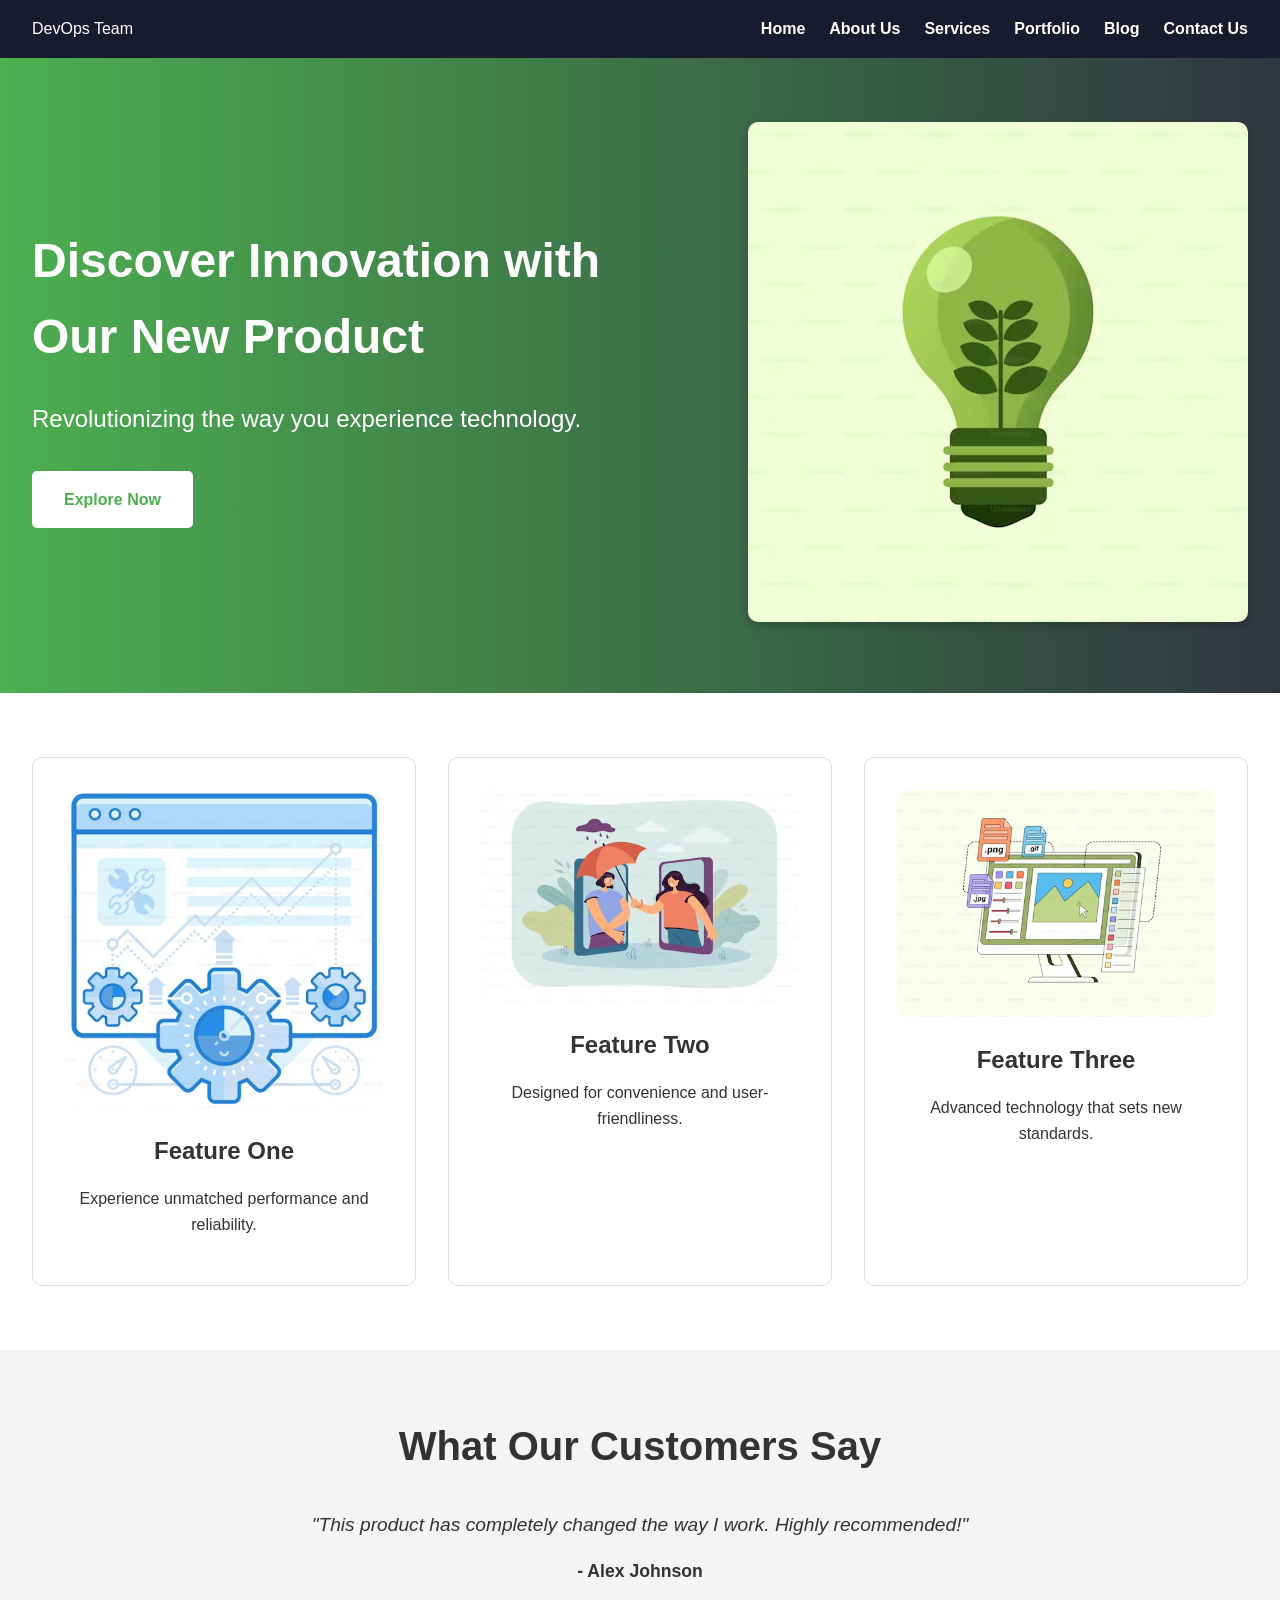
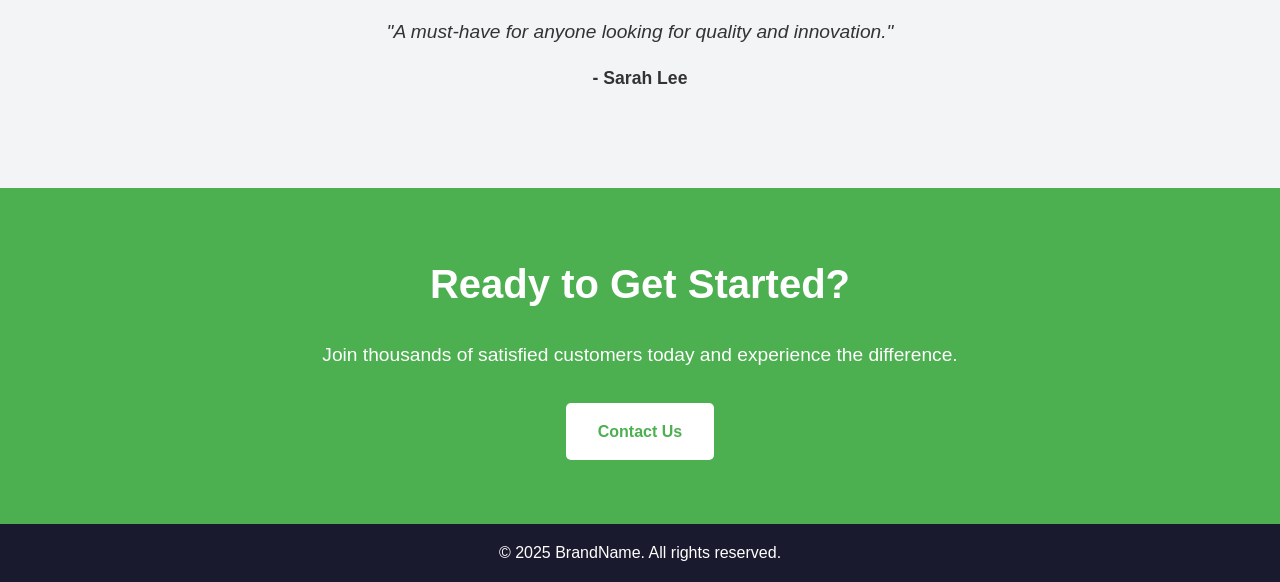
<file: src/index.html>
<!DOCTYPE html>
<html lang="en">
<head>
    <meta charset="UTF-8">
    <meta name="viewport" content="width=device-width, initial-scale=1.0">
    <title>Home | New Product</title>
    <link rel="stylesheet" href="../styles/index.css">
  
</head>
<body>
    <header class="header">
        <nav class="navbar">
            <div class="logo">DevOps Team</div>
            <ul class="nav-links">
                <li><a href="index.html">Home</a></li>
                <li><a href="about_us.html">About Us</a></li>
                <li><a href="service.html">Services</a></li>
                <li><a href="portfolio.html">Portfolio</a></li>
                <li><a href="blog.html">Blog</a></li>
                <li><a href="contact.html">Contact Us</a></li>
            </ul>
        </nav>
    </header>

    <main>
        <section class="hero">
            <div class="hero-content">
                <h1>Discover Innovation with Our New Product</h1>
                <p>Revolutionizing the way you experience technology.</p>
                <a href="" class="cta-button">Explore Now</a>
            </div>
            <div class="hero-image">
                <img src="../assets/hero-image.avif" alt="Innovative Product">
            </div>
        </section>

        <section class="features">
            <div class="feature">
                <img src="../assets/feature1.avif" alt="Feature 1">
                <h3>Feature One</h3>
                <p>Experience unmatched performance and reliability.</p>
            </div>
            <div class="feature">
                <img src="../assets/feature2.avif" alt="Feature 2">
                <h3>Feature Two</h3>
                <p>Designed for convenience and user-friendliness.</p>
            </div>
            <div class="feature">
                <img src="../assets/feature3.avif" alt="Feature 3">
                <h3>Feature Three</h3>
                <p>Advanced technology that sets new standards.</p>
            </div>
        </section>

        <section class="testimonials">
            <h2>What Our Customers Say</h2>
            <div class="testimonial">
                <p>"This product has completely changed the way I work. Highly recommended!"</p>
                <h4>- Alex Johnson</h4>
            </div>
            <div class="testimonial">
                <p>"A must-have for anyone looking for quality and innovation."</p>
                <h4>- Sarah Lee</h4>
            </div>
        </section>

        <section class="cta-section">
            <h2>Ready to Get Started?</h2>
            <p>Join thousands of satisfied customers today and experience the difference.</p>
            <a href="" class="cta-button">Contact Us</a>
        </section>
    </main>

    <footer class="footer">
        <p>&copy; 2025 BrandName. All rights reserved.</p>
    </footer>
</body>
</html>
</file>
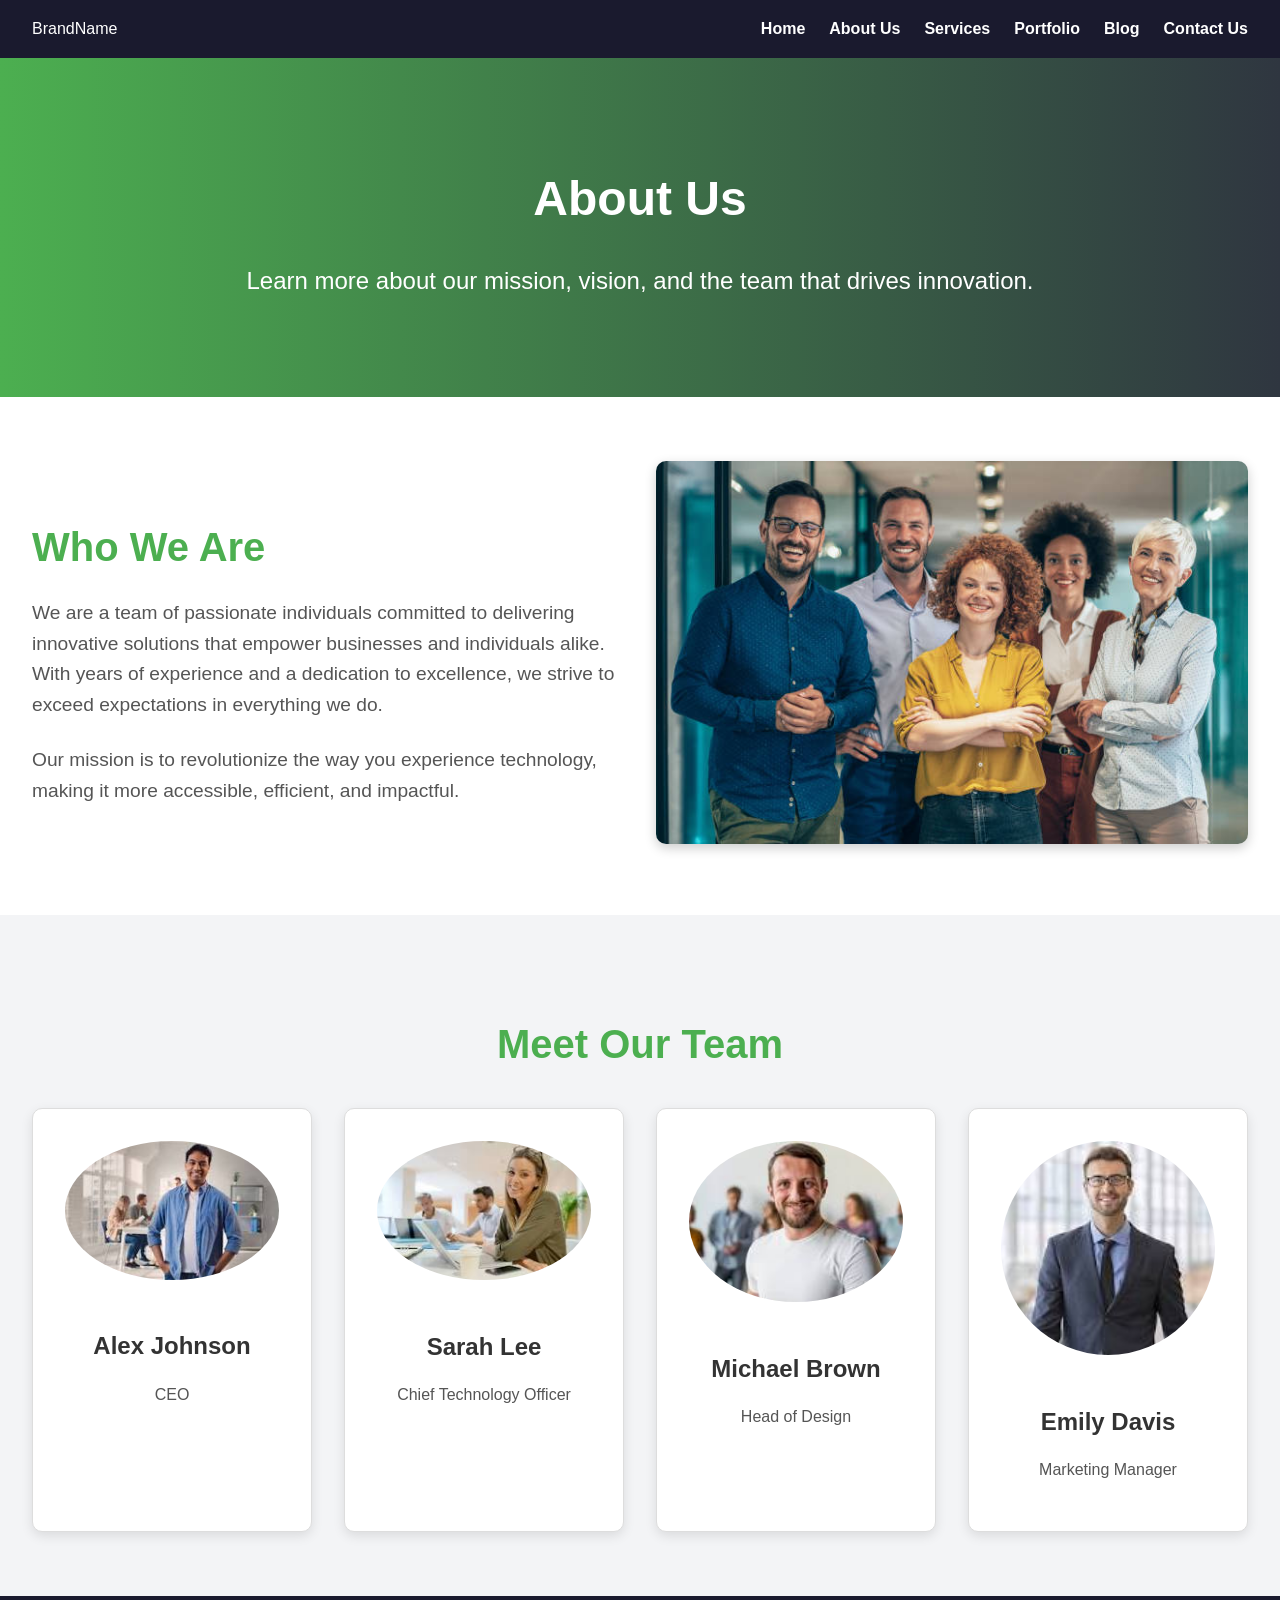
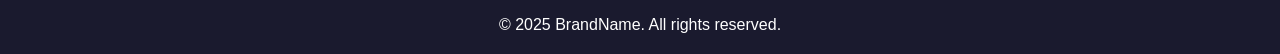
<file: src/about_us.html>
<!DOCTYPE html>
<html lang="en">
<head>
    <meta charset="UTF-8">
    <meta name="viewport" content="width=device-width, initial-scale=1.0">
    <title>About Us | BrandName</title>
    <link rel="stylesheet" href="../styles/about_us.css">

</head>
<body>
    <header class="header">
        <nav class="navbar">
            <div class="logo">BrandName</div>
            <ul class="nav-links">
                <li><a href="index.html">Home</a></li>
                <li><a href="about_us.html">About Us</a></li>
                <li><a href="service.html">Services</a></li>
                <li><a href="portfolio.html">Portfolio</a></li>
                <li><a href="blog.html">Blog</a></li>
                <li><a href="contact.html">Contact Us</a></li>
            </ul>
        </nav>
    </header>

    <main>
        <section class="hero">
            <h1>About Us</h1>
            <p>Learn more about our mission, vision, and the team that drives innovation.</p>
        </section>

        <section class="about">
            <div class="about-text">
                <h2>Who We Are</h2>
                <p>We are a team of passionate individuals committed to delivering innovative solutions that empower businesses and individuals alike. With years of experience and a dedication to excellence, we strive to exceed expectations in everything we do.</p>
                <p>Our mission is to revolutionize the way you experience technology, making it more accessible, efficient, and impactful.</p>
            </div>
            <div class="about-image">
                <img src="../assets/about1.jpg" alt="Our Team">
            </div>
        </section>

        <section class="team">
            <h2>Meet Our Team</h2>
            <div class="team-members">
                <div class="team-member">
                    <img src="../assets/about2.jpeg" alt="Team Member 1">
                    <h3>Alex Johnson</h3>
                    <p>CEO</p>
                </div>
                <div class="team-member">
                    <img src="../assets/about4.jpeg" alt="Team Member 2">
                    <h3>Sarah Lee</h3>
                    <p>Chief Technology Officer</p>
                </div>
                <div class="team-member">
                    <img src="../assets/about3.jpeg" alt="Team Member 3">
                    <h3>Michael Brown</h3>
                    <p>Head of Design</p>
                </div>
                <div class="team-member">
                    <img src="../assets/about5.jpeg" alt="Team Member 4">
                    <h3>Emily Davis</h3>
                    <p>Marketing Manager</p>
                </div>
            </div>
        </section>
    </main>

    <footer class="footer">
        <p>&copy; 2025 BrandName. All rights reserved.</p>
    </footer>
</body>
</html>
</file>
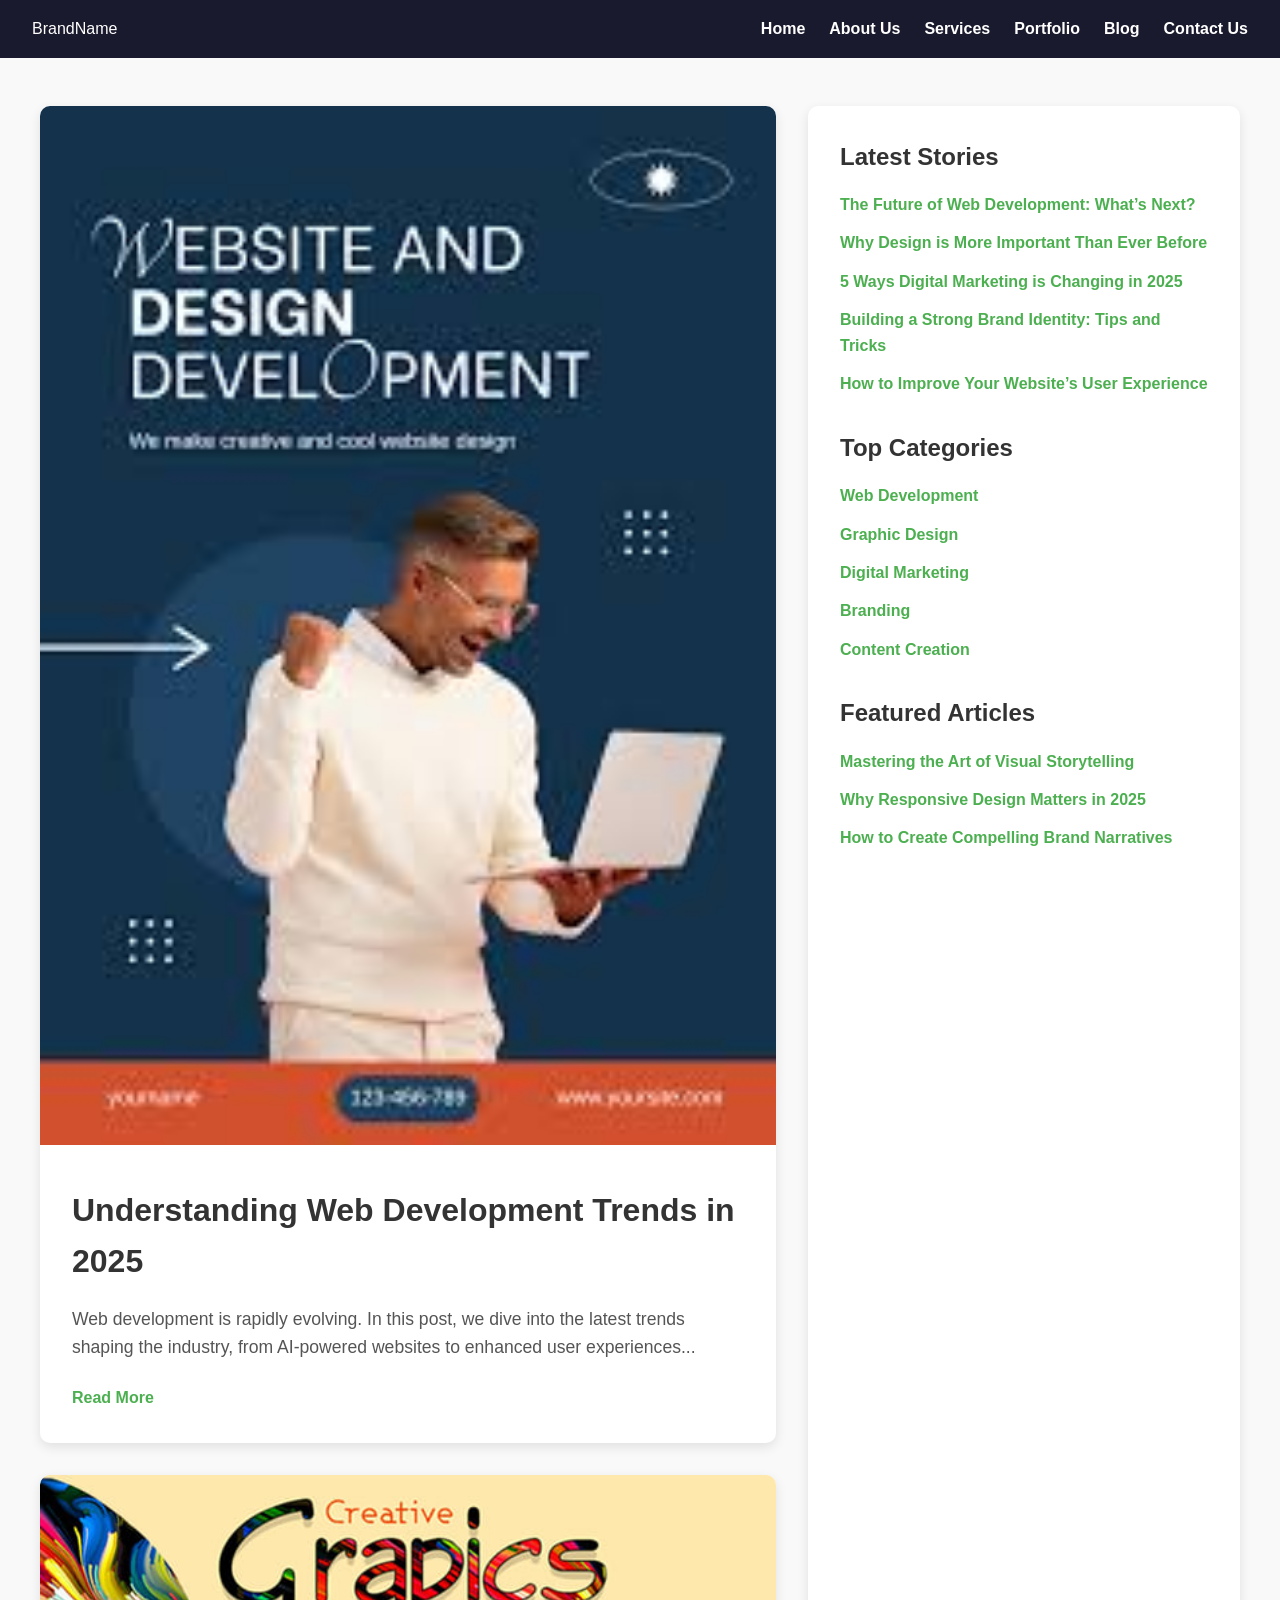
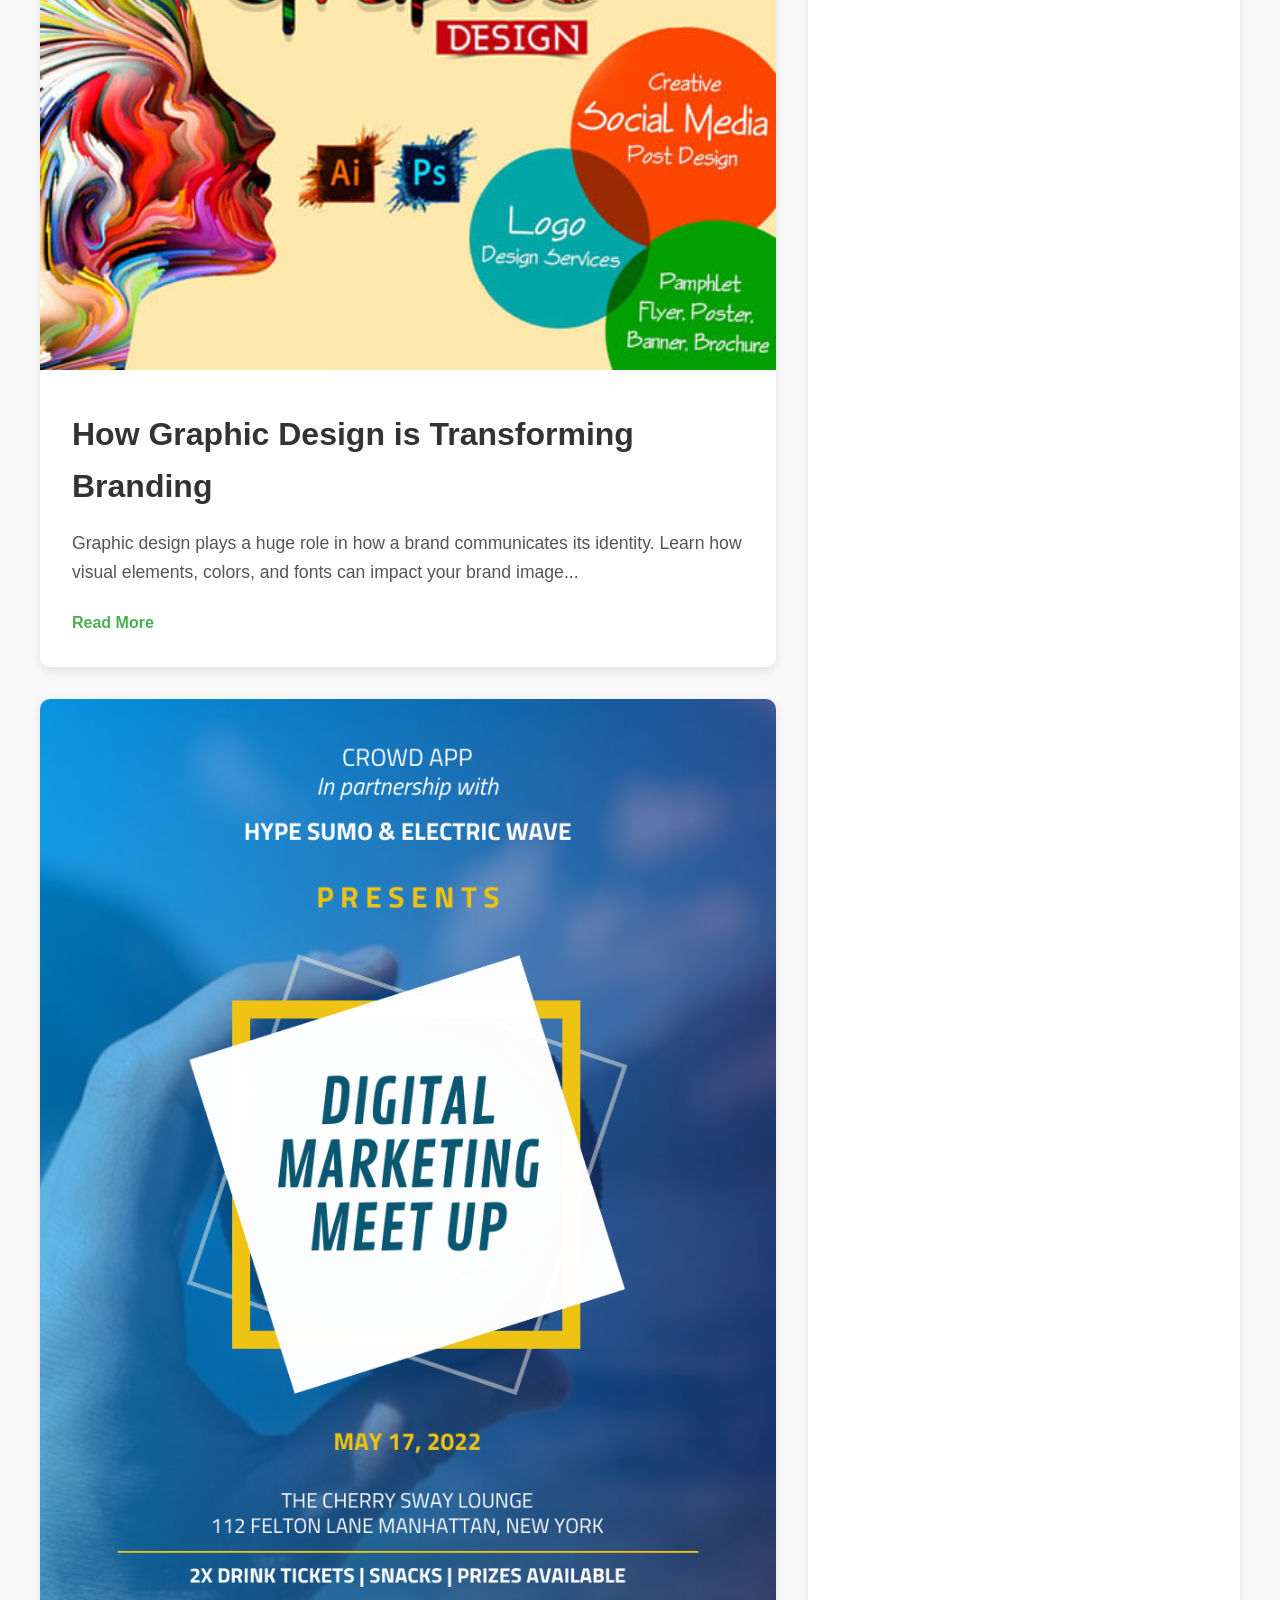
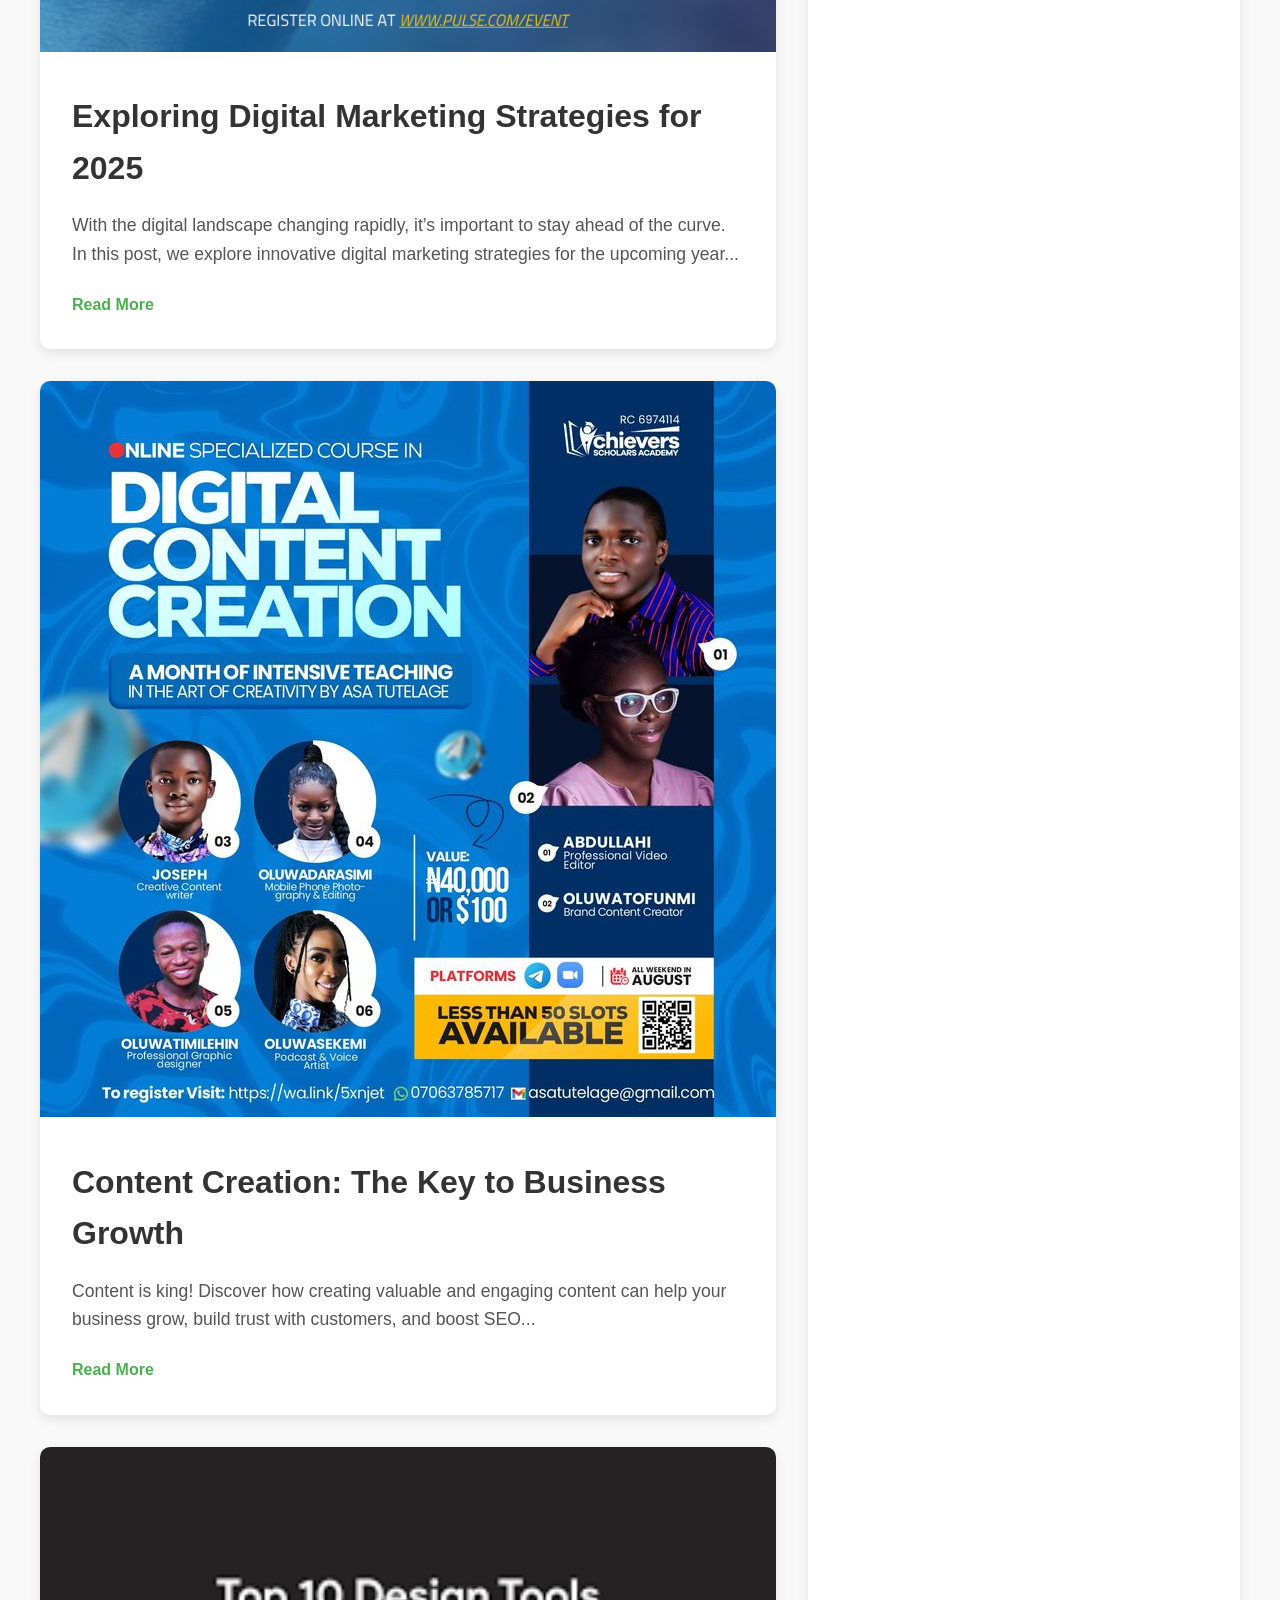
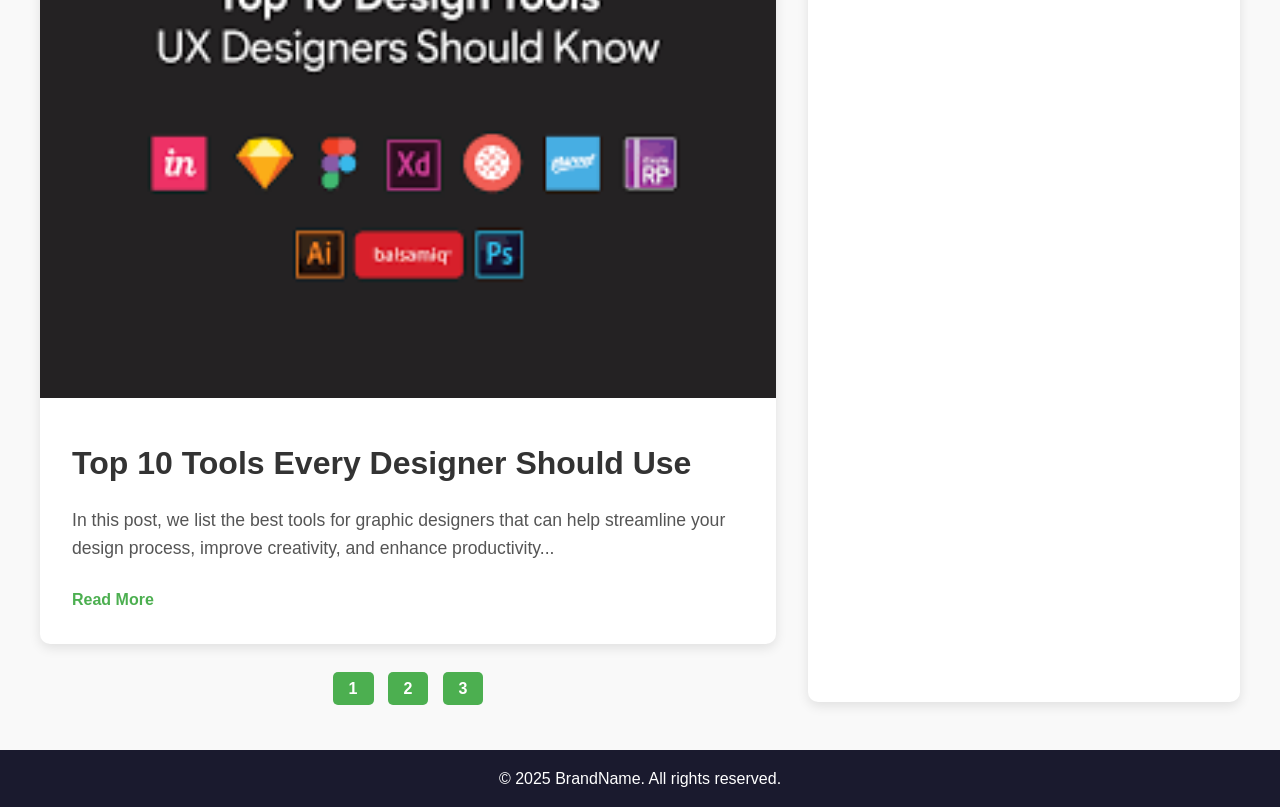
<file: src/blog.html>
<!DOCTYPE html>
<html lang="en">
<head>
    <meta charset="UTF-8">
    <meta name="viewport" content="width=device-width, initial-scale=1.0">
    <title>Blog | DevOps Team</title>
    <link rel="stylesheet" href="../styles/blog.css">

</head>
<body>

<header class="header">
    <nav class="navbar">
        <div class="logo">BrandName</div>
        <ul class="nav-links">
            <li><a href="index.html">Home</a></li>
            <li><a href="about_us.html">About Us</a></li>
            <li><a href="service.html">Services</a></li>
            <li><a href="portfolio.html">Portfolio</a></li>
            <li><a href="blog.html">Blog</a></li>
            <li><a href="contact.html">Contact Us</a></li>
        </ul>
    </nav>
</header>

<main class="blog">
    <div class="blog-posts">
        <div class="blog-post">
            <img src="../assets/websitedev.jpeg" alt="Blog 1">
            <div class="blog-post-content">
                <h2>Understanding Web Development Trends in 2025</h2>
                <p>Web development is rapidly evolving. In this post, we dive into the latest trends shaping the industry, from AI-powered websites to enhanced user experiences...</p>
                <a href="#" class="read-more">Read More</a>
            </div>
        </div>
        <div class="blog-post">
            <img src="../assets/graphics.jpg" alt="Blog 2">
            <div class="blog-post-content">
                <h2>How Graphic Design is Transforming Branding</h2>
                <p>Graphic design plays a huge role in how a brand communicates its identity. Learn how visual elements, colors, and fonts can impact your brand image...</p>
                <a href="#" class="read-more">Read More</a>
            </div>
        </div>
        <div class="blog-post">
            <img src="../assets/digitalmarketing.png" alt="Blog 3">
            <div class="blog-post-content">
                <h2>Exploring Digital Marketing Strategies for 2025</h2>
                <p>With the digital landscape changing rapidly, it’s important to stay ahead of the curve. In this post, we explore innovative digital marketing strategies for the upcoming year...</p>
                <a href="#" class="read-more">Read More</a>
            </div>
        </div>

        <div class="blog-post">
            <img src="../assets/contentcreation.jpg" alt="Blog 4">
            <div class="blog-post-content">
                <h2>Content Creation: The Key to Business Growth</h2>
                <p>Content is king! Discover how creating valuable and engaging content can help your business grow, build trust with customers, and boost SEO...</p>
                <a href="#" class="read-more">Read More</a>
            </div>
        </div>

        <div class="blog-post">
            <img src="../assets/10tools.png" alt="Blog 5">
            <div class="blog-post-content">
                <h2>Top 10 Tools Every Designer Should Use</h2>
                <p>In this post, we list the best tools for graphic designers that can help streamline your design process, improve creativity, and enhance productivity...</p>
                <a href="#" class="read-more">Read More</a>
            </div>
        </div>

        <div class="pagination">
            <a href="#">1</a>
            <a href="#">2</a>
            <a href="#">3</a>
        </div>
    </div>

    <div class="sidebar">
        <div class="sidebar-section">
            <h4>Latest Stories</h4>
            <ul>
                <li><a href="#">The Future of Web Development: What’s Next?</a></li>
                <li><a href="#">Why Design is More Important Than Ever Before</a></li>
                <li><a href="#">5 Ways Digital Marketing is Changing in 2025</a></li>
                <li><a href="#">Building a Strong Brand Identity: Tips and Tricks</a></li>
                <li><a href="#">How to Improve Your Website’s User Experience</a></li>
            </ul>
        </div>

        <!-- Sidebar Story 2 -->
        <div class="sidebar-section">
            <h4>Top Categories</h4>
            <ul>
                <li><a href="#">Web Development</a></li>
                <li><a href="#">Graphic Design</a></li>
                <li><a href="#">Digital Marketing</a></li>
                <li><a href="#">Branding</a></li>
                <li><a href="#">Content Creation</a></li>
            </ul>
        </div>

        <!-- Sidebar Story 3 -->
        <div class="sidebar-section">
            <h4>Featured Articles</h4>
            <ul>
                <li><a href="#">Mastering the Art of Visual Storytelling</a></li>
                <li><a href="#">Why Responsive Design Matters in 2025</a></li>
                <li><a href="#">How to Create Compelling Brand Narratives</a></li>
            </ul>
        </div>
    </div>
</main>

<footer class="footer">
    <p>&copy; 2025 BrandName. All rights reserved.</p>
</footer>

</body>
</html>
</file>
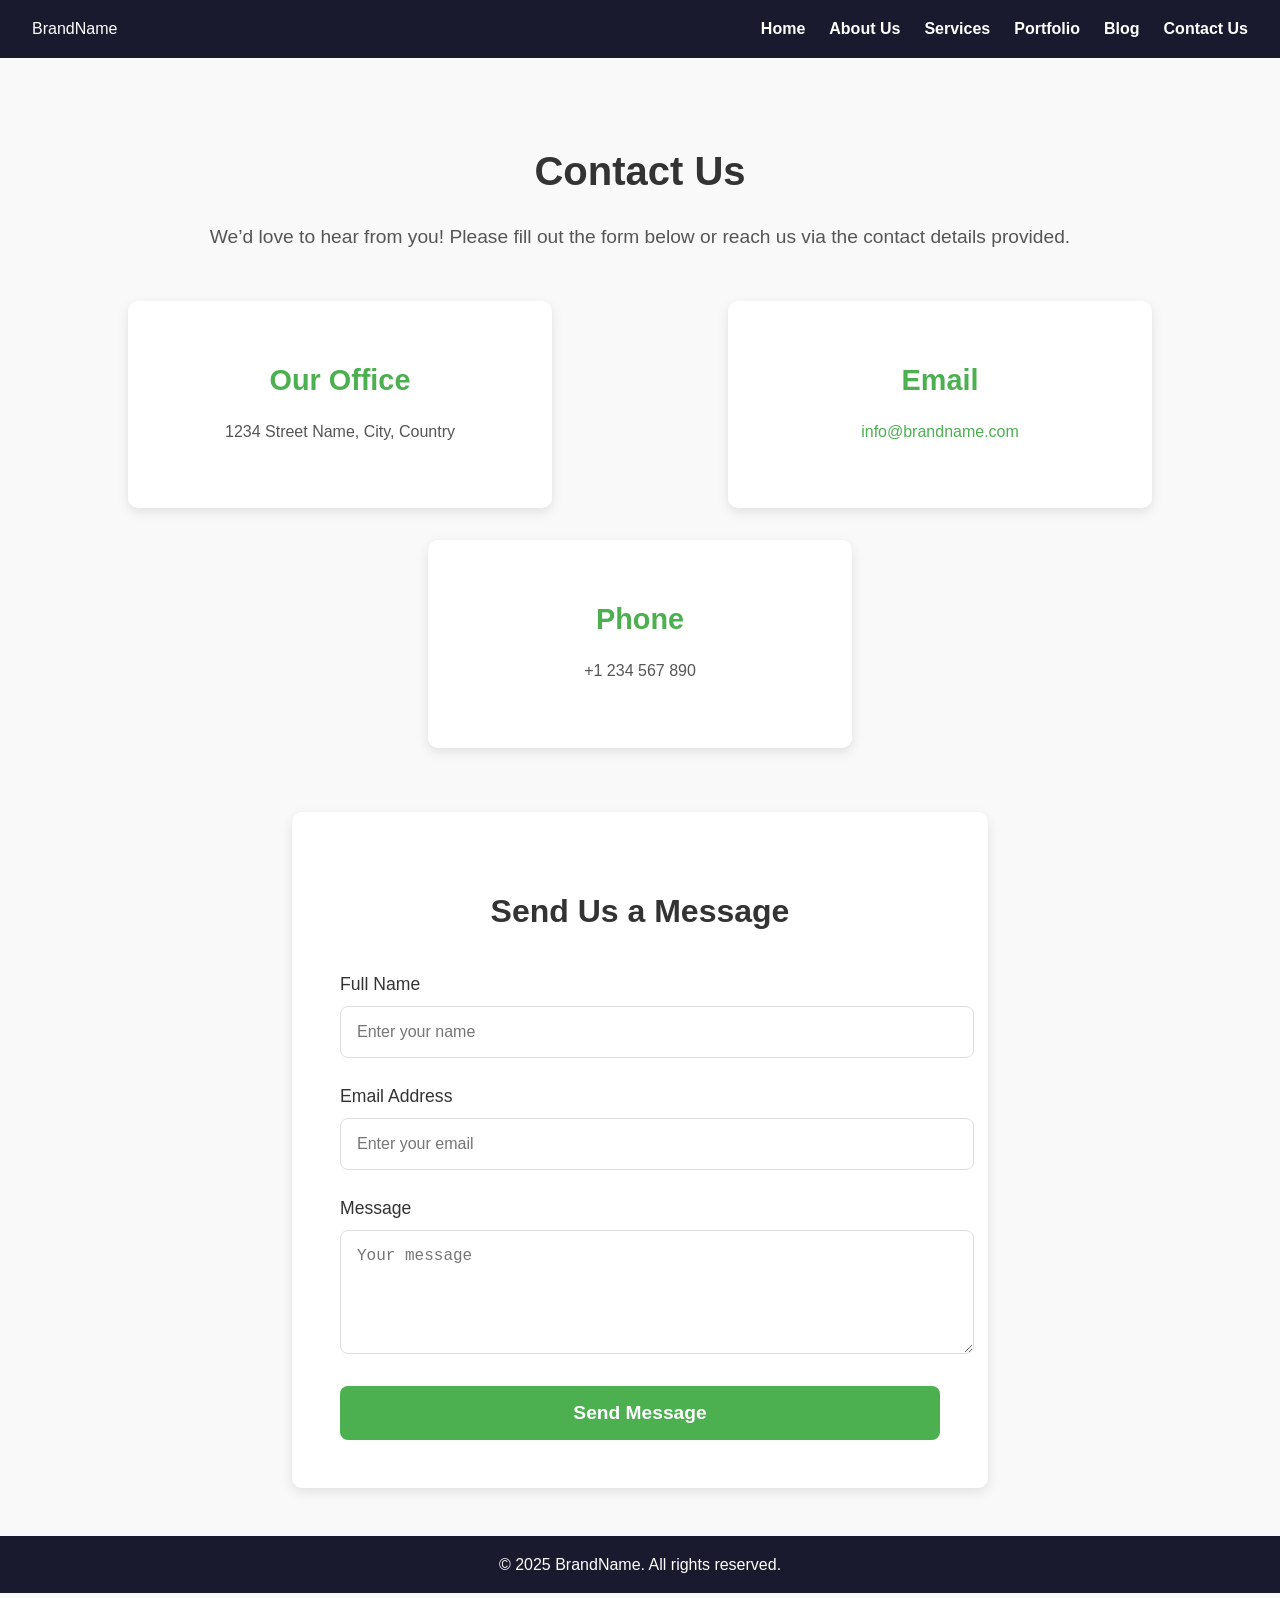
<file: src/contact.html>
<!DOCTYPE html>
<html lang="en">
<head>
    <meta charset="UTF-8">
    <meta name="viewport" content="width=device-width, initial-scale=1.0">
    <title>Contact Us | BrandName</title>
    <link rel="stylesheet" href="../styles/contact.css">

</head>
<body>

<header class="header">
    <nav class="navbar">
        <div class="logo">BrandName</div>
        <ul class="nav-links">
            <li><a href="index.html">Home</a></li>
            <li><a href="about_us.html">About Us</a></li>
            <li><a href="service.html">Services</a></li>
            <li><a href="portfolio.html">Portfolio</a></li>
            <li><a href="blog.html">Blog</a></li>
            <li><a href="contact.html">Contact Us</a></li>
        </ul>
    </nav>
</header>

<main class="contact">
    <section class="contact-info">
        <h1>Contact Us</h1>
        <p>We’d love to hear from you! Please fill out the form below or reach us via the contact details provided.</p>

        <div class="contact-details">
            <div class="contact-item">
                <h2>Our Office</h2>
                <p>1234 Street Name, City, Country</p>
            </div>
            <div class="contact-item">
                <h2>Email</h2>
                <p><a href="mailto:info@brandname.com">info@brandname.com</a></p>
            </div>
            <div class="contact-item">
                <h2>Phone</h2>
                <p>+1 234 567 890</p>
            </div>
        </div>
    </section>

    <section class="contact-form">
        <h2>Send Us a Message</h2>
        <form action="submit_form.html" method="POST">
            <div class="form-group">
                <label for="name">Full Name</label>
                <input type="text" id="name" name="name" placeholder="Enter your name" required>
            </div>
            <div class="form-group">
                <label for="email">Email Address</label>
                <input type="email" id="email" name="email" placeholder="Enter your email" required>
            </div>
            <div class="form-group">
                <label for="message">Message</label>
                <textarea id="message" name="message" placeholder="Your message" rows="5" required></textarea>
            </div>
            <button type="submit" class="submit-btn">Send Message</button>
        </form>
    </section>
</main>

<footer class="footer">
    <p>&copy; 2025 BrandName. All rights reserved.</p>
</footer>

</body>
</html>
</file>
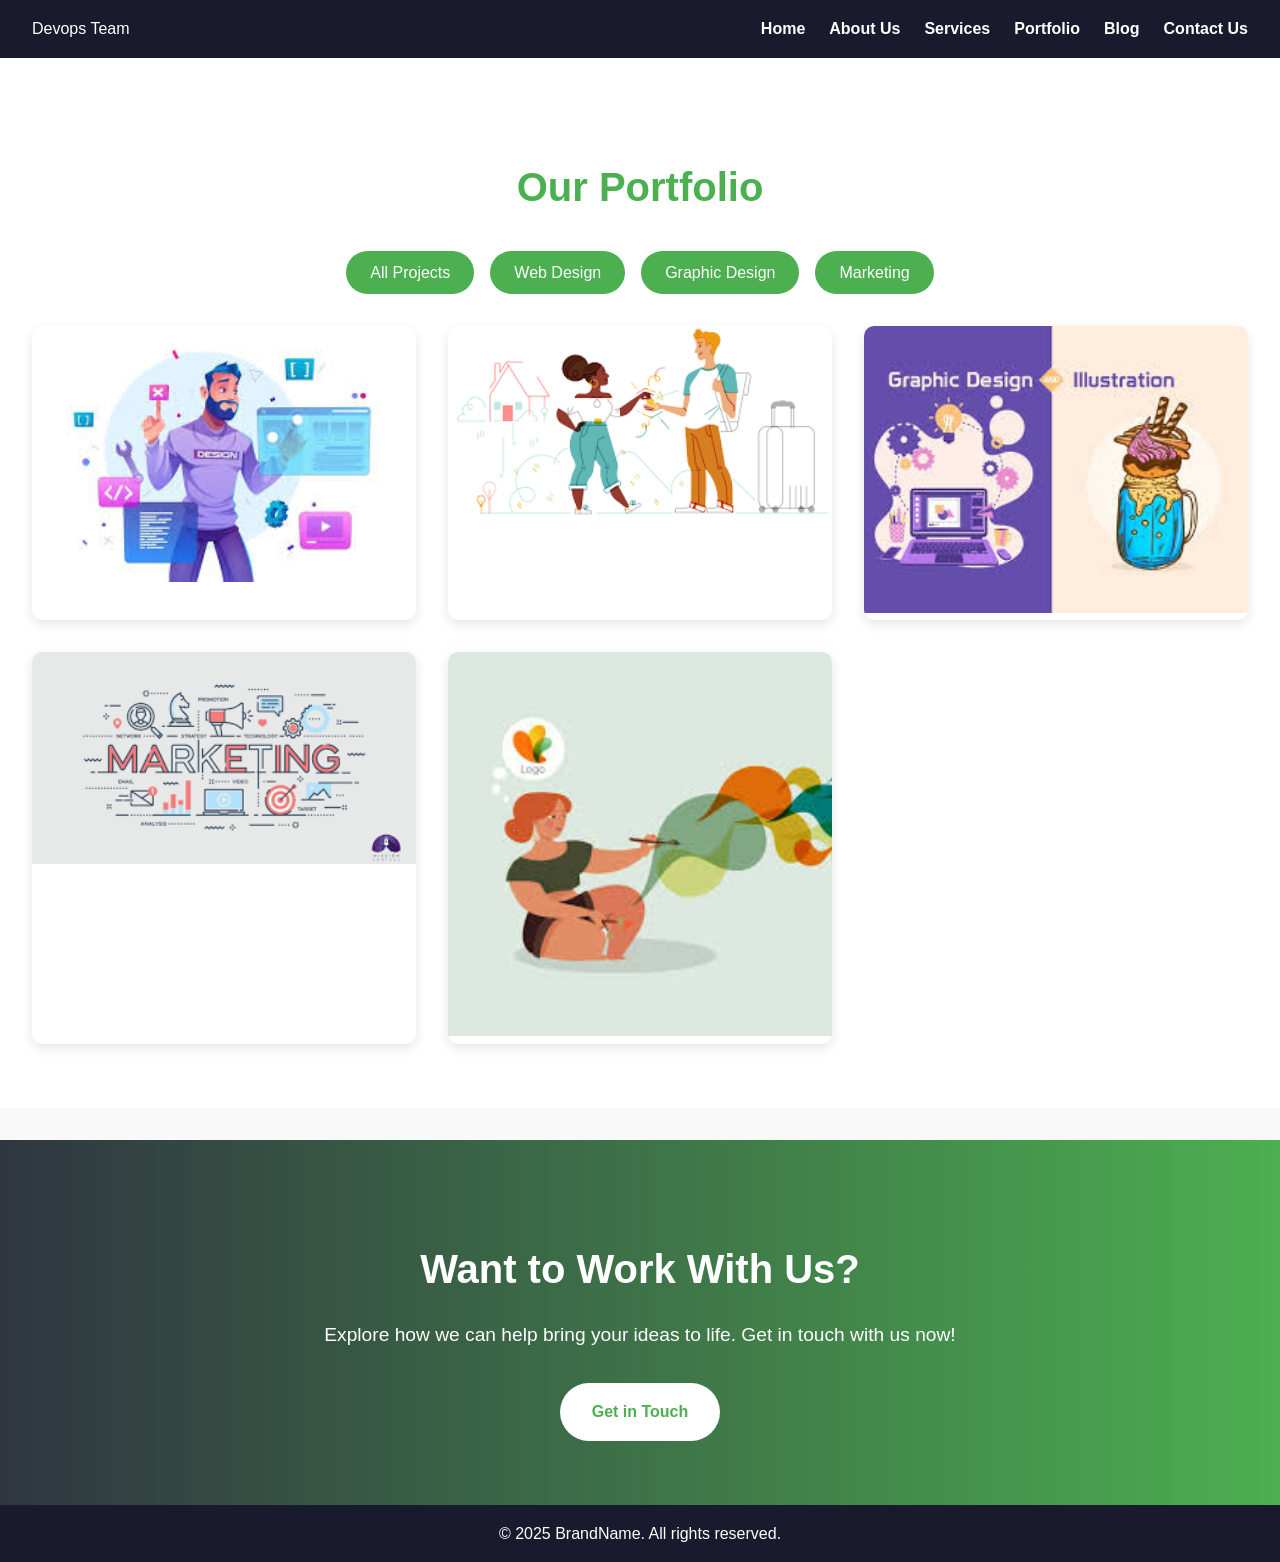
<file: src/portfolio.html>
<!DOCTYPE html>
<html lang="en">
<head>
    <meta charset="UTF-8">
    <meta name="viewport" content="width=device-width, initial-scale=1.0">
    <title>Portfolio | BrandName</title>
    <link rel="stylesheet" href="../styles/portfolio.css">
   
</head>
<body>
    <header class="header">
        <nav class="navbar">
            <div class="logo">Devops Team</div>
            <ul class="nav-links">
                <li><a href="index.html">Home</a></li>
                <li><a href="about_us.html">About Us</a></li>
                <li><a href="service.html">Services</a></li>
                <li><a href="portfolio.html">Portfolio</a></li>
                <li><a href="blog.html">Blog</a></li>
                <li><a href="contact.html">Contact Us</a></li>
            </ul>
        </nav>
    </header>

    <main>
        <section class="portfolio">
            <h2>Our Portfolio</h2>

            <!-- Filter Buttons -->
            <div class="filter-buttons">
                <button>All Projects</button>
                <button>Web Design</button>
                <button>Graphic Design</button>
                <button>Marketing</button>
            </div>

            <div class="portfolio-grid">
                <!-- Portfolio Item 1 -->
                <div class="portfolio-item">
                    <img src="../assets/portfolio1.jpeg" alt="Project 1">
                    <div class="portfolio-overlay">
                        <div>
                            <h3>Project 1 Title</h3>
                            <p>A brief description of this web design project.</p>
                            <a href="#">View Details</a>
                        </div>
                    </div>
                </div>

                <!-- Portfolio Item 2 -->
                <div class="portfolio-item">
                    <img src="../assets/portfolio2.png" alt="Project 2">
                    <div class="portfolio-overlay">
                        <div>
                            <h3>Project 2 Title</h3>
                            <p>A brief description of this graphic design project.</p>
                            <a href="#">View Details</a>
                        </div>
                    </div>
                </div>

                <!-- Portfolio Item 3 -->
                <div class="portfolio-item">
                    <img src="../assets/portfolio3.jpeg" alt="Project 3">
                    <div class="portfolio-overlay">
                        <div>
                            <h3>Project 3 Title</h3>
                            <p>A brief description of this marketing project.</p>
                            <a href="#">View Details</a>
                        </div>
                    </div>
                </div>

                <!-- Portfolio Item 4 -->
                <div class="portfolio-item">
                    <img src="../assets/portfolio4.avif" alt="Project 4">
                    <div class="portfolio-overlay">
                        <div>
                            <h3>Project 4 Title</h3>
                            <p>A brief description of this branding project.</p>
                            <a href="#">View Details</a>
                        </div>
                    </div>
                </div>

                <!-- Portfolio Item 5 -->
                <div class="portfolio-item">
                    <img src="../assets/portfolio5.jpeg" alt="Project 5">
                    <div class="portfolio-overlay">
                        <div>
                            <h3>Project 5 Title</h3>
                            <p>A brief description of this logo design project.</p>
                            <a href="#">View Details</a>
                        </div>
                    </div>
                </div>
            </div>
        </section>

        <section class="cta">
            <h2>Want to Work With Us?</h2>
            <p>Explore how we can help bring your ideas to life. Get in touch with us now!</p>
            <a href="">Get in Touch</a>
        </section>
    </main>

    <footer class="footer">
        <p>&copy; 2025 BrandName. All rights reserved.</p>
    </footer>
</body>
</html>
</file>
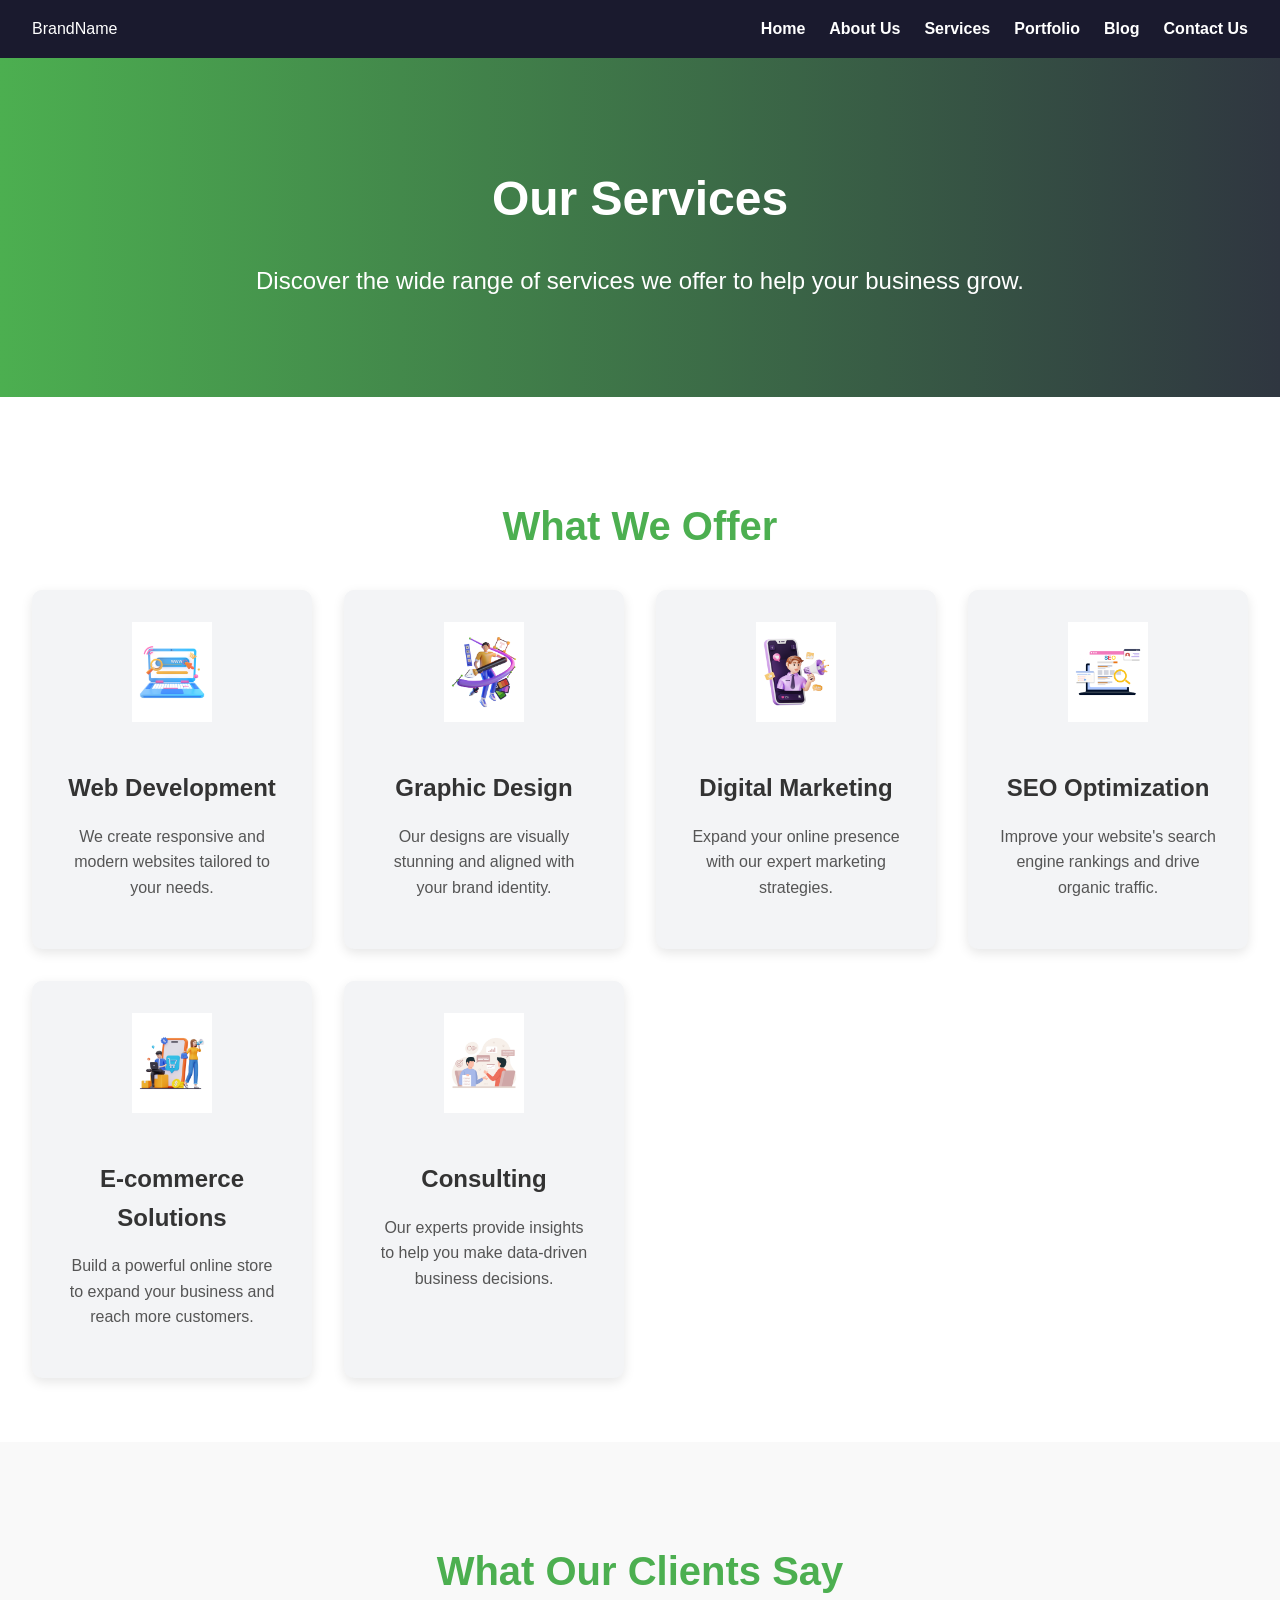
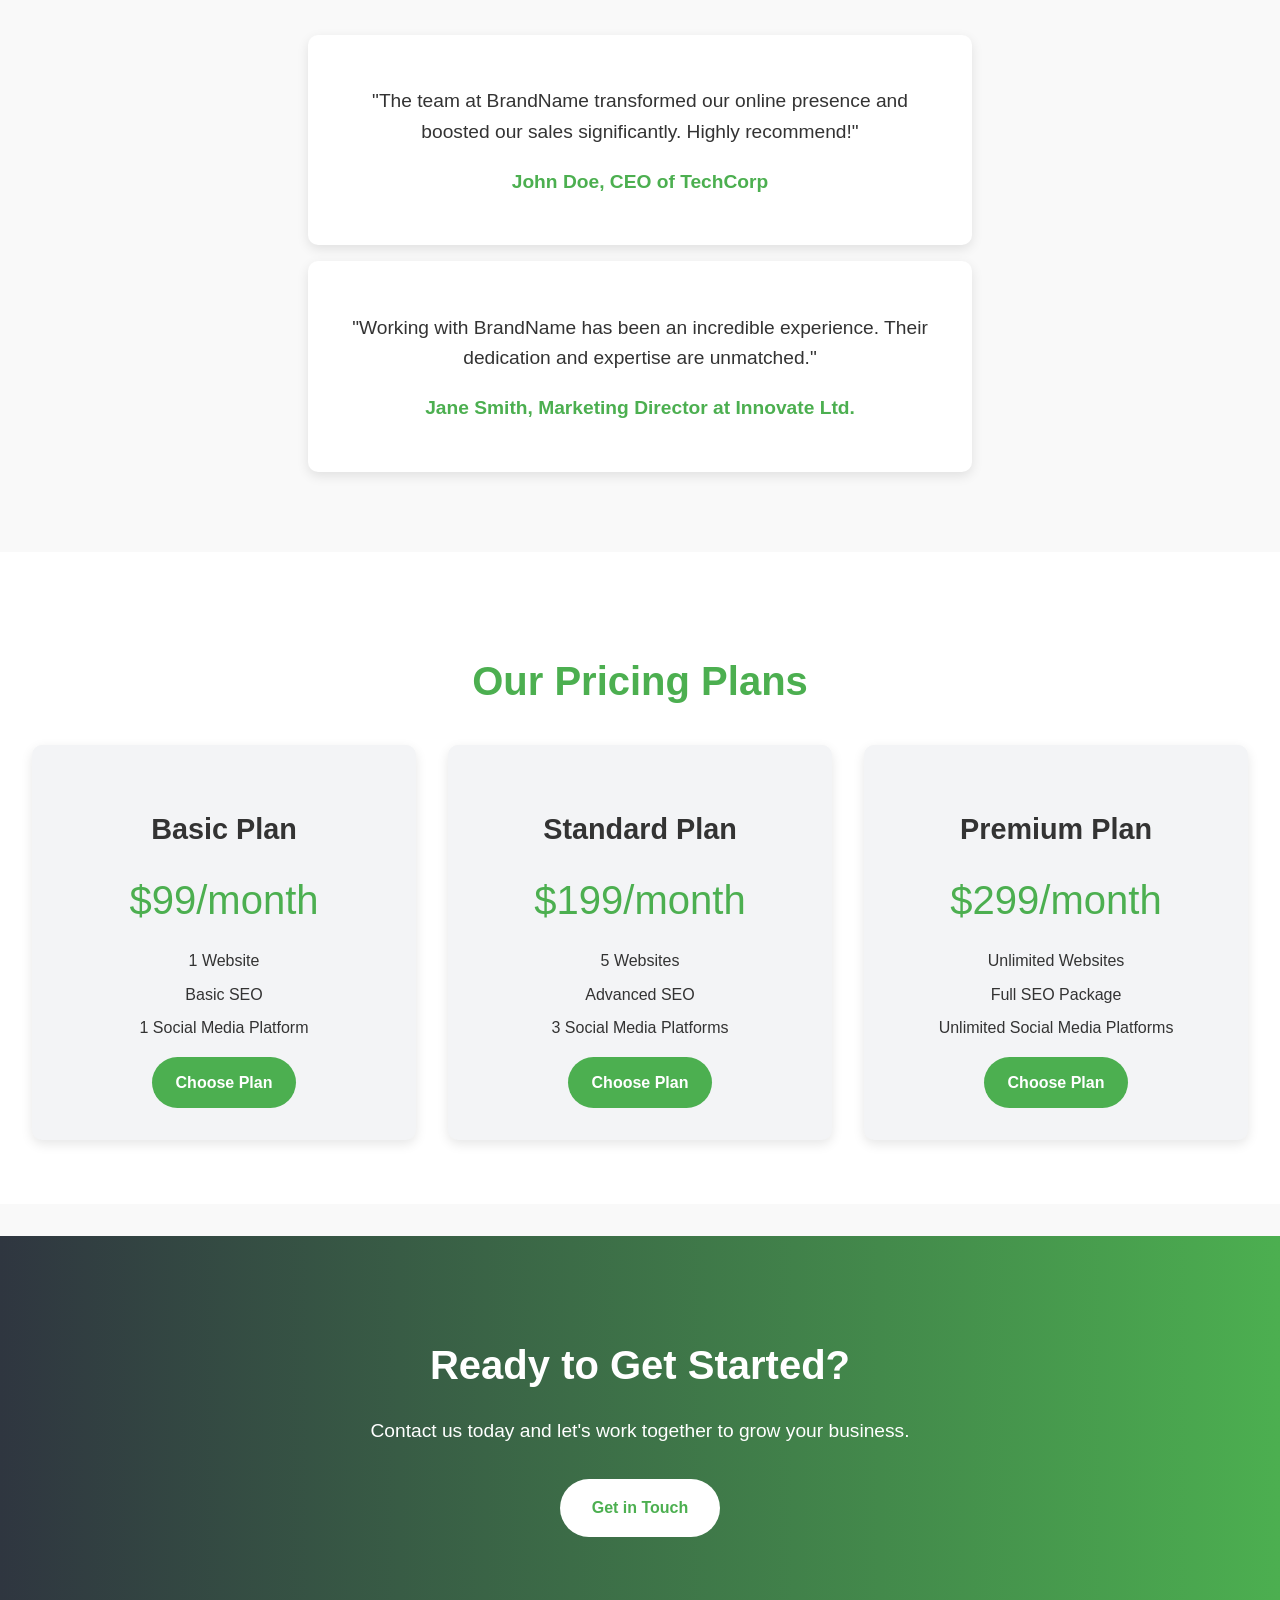
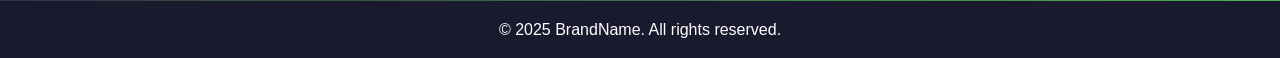
<file: src/service.html>
<!DOCTYPE html>
<html lang="en">
<head>
    <meta charset="UTF-8">
    <meta name="viewport" content="width=device-width, initial-scale=1.0">
    <title>Services | BrandName</title>
    <link rel="stylesheet" href="../styles/service.css">
    
</head>
<body>
    <header class="header">
        <nav class="navbar">
            <div class="logo">BrandName</div>
            <ul class="nav-links">
                <li><a href="index.html">Home</a></li>
                <li><a href="about_us.html">About Us</a></li>
                <li><a href="service.html">Services</a></li>
                <li><a href="portfolio.html">Portfolio</a></li>
                <li><a href="blog.html">Blog</a></li>
                <li><a href="contact.html">Contact Us</a></li>
            </ul>
        </nav>
    </header>

    <main>
        <section class="hero">
            <h1>Our Services</h1>
            <p>Discover the wide range of services we offer to help your business grow.</p>
        </section>

        <section class="services">
            <h2>What We Offer</h2>
            <div class="services-grid">
                <div class="service-item">
                    <img src="../assets/service1.png" alt="Service 1">
                    <h3>Web Development</h3>
                    <p>We create responsive and modern websites tailored to your needs.</p>
                </div>
                <div class="service-item">
                    <img src="../assets/service2.png" alt="Service 2">
                    <h3>Graphic Design</h3>
                    <p>Our designs are visually stunning and aligned with your brand identity.</p>
                </div>
                <div class="service-item">
                    <img src="../assets/service3.png" alt="Service 3">
                    <h3>Digital Marketing</h3>
                    <p>Expand your online presence with our expert marketing strategies.</p>
                </div>
                <div class="service-item">
                    <img src="../assets/service4.png" alt="Service 4">
                    <h3>SEO Optimization</h3>
                    <p>Improve your website's search engine rankings and drive organic traffic.</p>
                </div>
                <div class="service-item">
                    <img src="../assets/service5.png" alt="Service 5">
                    <h3>E-commerce Solutions</h3>
                    <p>Build a powerful online store to expand your business and reach more customers.</p>
                </div>
                <div class="service-item">
                    <img src="../assets/service6.png" alt="Service 6">
                    <h3>Consulting</h3>
                    <p>Our experts provide insights to help you make data-driven business decisions.</p>
                </div>
            </div>
        </section>

        <section class="testimonials">
            <h2>What Our Clients Say</h2>
            <div class="testimonial">
                <p>"The team at BrandName transformed our online presence and boosted our sales significantly. Highly recommend!"</p>
                <p class="author">John Doe, CEO of TechCorp</p>
            </div>
            <div class="testimonial">
                <p>"Working with BrandName has been an incredible experience. Their dedication and expertise are unmatched."</p>
                <p class="author">Jane Smith, Marketing Director at Innovate Ltd.</p>
            </div>
        </section>

        <section class="pricing">
            <h2>Our Pricing Plans</h2>
            <div class="pricing-grid">
                <div class="pricing-plan">
                    <h3>Basic Plan</h3>
                    <div class="price">$99/month</div>
                    <ul>
                        <li>1 Website</li>
                        <li>Basic SEO</li>
                        <li>1 Social Media Platform</li>
                    </ul>
                    <a href="#">Choose Plan</a>
                </div>
                <div class="pricing-plan">
                    <h3>Standard Plan</h3>
                    <div class="price">$199/month</div>
                    <ul>
                        <li>5 Websites</li>
                        <li>Advanced SEO</li>
                        <li>3 Social Media Platforms</li>
                    </ul>
                    <a href="#">Choose Plan</a>
                </div>
                <div class="pricing-plan">
                    <h3>Premium Plan</h3>
                    <div class="price">$299/month</div>
                    <ul>
                        <li>Unlimited Websites</li>
                        <li>Full SEO Package</li>
                        <li>Unlimited Social Media Platforms</li>
                    </ul>
                    <a href="#">Choose Plan</a>
                </div>
            </div>
        </section>

        <section class="cta">
            <h2>Ready to Get Started?</h2>
            <p>Contact us today and let's work together to grow your business.</p>
            <a href="contact.html">Get in Touch</a>
        </section>
    </main>

    <footer class="footer">
        <p>&copy; 2025 BrandName. All rights reserved.</p>
    </footer>
</body>
</html>
</file>
<file: styles/index.css>
/* General Reset */ 
        body {
            margin: 0;
            font-family: poppins, sans-serif;
            line-height: 1.6;
            color: #333;
            background-color: #f9f9f9;
        }
        
        h1, h2, h3, h4 {
            margin: 0;
        }
        
        /* Header */
        .header {
            background-color: #1a1a2e;
            color: #fff;
            padding: 1rem 2rem;
            position: sticky;
            top: 0;
            z-index: 1000;
        }
        
        .navbar {
            display: flex;
            justify-content: space-between;
            align-items: center;
        }
        
        .nav-links {
            list-style: none;
            display: flex;
            gap: 1.5rem;
            margin: 0;
            padding: 0;
        }
        
        .nav-links a {
            color: #fff;
            text-decoration: none;
            font-weight: bold;
            transition: color 0.3s ease;
        }
        
        .nav-links a:hover {
            color: #4caf50;
        }
        
        /* Hero Section */
        .hero {
            display: flex;
            align-items: center;
            justify-content: space-between;
            padding: 4rem 2rem;
            background: linear-gradient(to right, #4caf50, #2f3640);
            color: #fff;
        }
        
        .hero-content {
            max-width: 50%;
        }
        
        .hero-content h1 {
            font-size: 3rem;
            margin-bottom: 1rem;
        }
        
        .hero-content p {
            font-size: 1.5rem;
            margin-bottom: 2rem;
        }
        
        .cta-button {
            display: inline-block;
            padding: 1rem 2rem;
            background-color: #fff;
            color: #4caf50;
            text-decoration: none;
            border-radius: 5px;
            font-weight: bold;
            transition: background-color 0.3s ease;
        }
        
        .cta-button:hover {
            background-color: #ddd;
        }
        
        .hero-image img {
            max-width: 100%;
            border-radius: 10px;
            box-shadow: 0 4px 8px rgba(0, 0, 0, 0.2);
        }
        
        /* Features Section */
        .features {
            display: grid;
            grid-template-columns: repeat(auto-fit, minmax(300px, 1fr));
            gap: 2rem;
            padding: 4rem 2rem;
            background-color: #fff;
        }
        
        .feature {
            text-align: center;
            padding: 2rem;
            border: 1px solid #ddd;
            border-radius: 10px;
            transition: transform 0.3s ease, box-shadow 0.3s ease;
        }
        
        .feature:hover {
            transform: translateY(-5px);
            box-shadow: 0 4px 12px rgba(0, 0, 0, 0.2);
        }
        
        .feature img {
            width: 100%;
            border-radius: 10px;
            margin-bottom: 1rem;
        }
        
        .feature h3 {
            font-size: 1.5rem;
            margin-bottom: 0.5rem;
        }
        
        /* Testimonials Section */
        .testimonials {
            background-color: #f3f4f6;
            padding: 4rem 2rem;
            text-align: center;
        }
        
        .testimonials h2 {
            font-size: 2.5rem;
            margin-bottom: 2rem;
        }
        
        .testimonial {
            margin-bottom: 2rem;
        }
        
        .testimonial p {
            font-size: 1.2rem;
            font-style: italic;
            margin-bottom: 1rem;
        }
        
        .testimonial h4 {
            font-size: 1.1rem;
            font-weight: bold;
        }
        
        /* Call-to-Action Section */
        .cta-section {
            text-align: center;
            padding: 4rem 2rem;
            background-color: #4caf50;
            color: #fff;
        }
        
        .cta-section h2 {
            font-size: 2.5rem;
            margin-bottom: 1.5rem;
        }
        
        .cta-section p {
            font-size: 1.2rem;
            margin-bottom: 2rem;
        }
        
        .cta-section .cta-button {
            background-color: #fff;
            color: #4caf50;
        }
        
        .cta-section .cta-button:hover {
            background-color: #ddd;
        }
        
        /* Footer */
        .footer {
            background-color: #1a1a2e;
            color: #fff;
            text-align: center;
            padding: 1rem 0;
        }
        
        .footer p {
            margin: 0;
        }
</file>
<file: styles/about_us.css>
/* General Reset */ 
        body {
            margin: 0;
            font-family: poppins, sans-serif;
            line-height: 1.6;
            color: #333;
            background-color: #f9f9f9;
        }
        
        /* Header */
        .header {
            background-color: #1a1a2e;
            color: #fff;
            padding: 1rem 2rem;
            position: sticky;
            top: 0;
            z-index: 1000;
        }
        
        .navbar {
            display: flex;
            justify-content: space-between;
            align-items: center;
        }
        
        .nav-links {
            list-style: none;
            display: flex;
            gap: 1.5rem;
            margin: 0;
            padding: 0;
        }
        
        .nav-links a {
            color: #fff;
            text-decoration: none;
            font-weight: bold;
            transition: color 0.3s ease;
        }
        
        .nav-links a:hover {
            color: #4caf50;
        }
        
        /* Hero Section */
        .hero {
            padding: 4rem 2rem;
            background: linear-gradient(to right, #4caf50, #2f3640);
            color: #fff;
            text-align: center;
        }
        
        .hero h1 {
            font-size: 3rem;
            margin-bottom: 1rem;
        }
        
        .hero p {
            font-size: 1.5rem;
            margin-bottom: 2rem;
        }
        
        /* About Section */
        .about {
            padding: 4rem 2rem;
            background-color: #fff;
            display: flex;
            flex-wrap: wrap;
            gap: 2rem;
            align-items: center;
        }
        
        .about-text {
            flex: 1;
            min-width: 300px;
        }
        
        .about-text h2 {
            font-size: 2.5rem;
            margin-bottom: 1rem;
            color: #4caf50;
        }
        
        .about-text p {
            font-size: 1.2rem;
            margin-bottom: 1.5rem;
            color: #555;
        }
        
        .about-image {
            flex: 1;
            min-width: 300px;
        }
        
        .about-image img {
            width: 100%;
            border-radius: 10px;
            box-shadow: 0 4px 12px rgba(0, 0, 0, 0.2);
        }
        
        /* Team Section */
        .team {
            padding: 4rem 2rem;
            background-color: #f3f4f6;
            text-align: center;
        }
        
        .team h2 {
            font-size: 2.5rem;
            margin-bottom: 2rem;
            color: #4caf50;
        }
        
        .team-members {
            display: grid;
            grid-template-columns: repeat(auto-fit, minmax(250px, 1fr));
            gap: 2rem;
        }
        
        .team-member {
            background-color: #fff;
            border: 1px solid #ddd;
            border-radius: 10px;
            padding: 2rem;
            box-shadow: 0 4px 12px rgba(0, 0, 0, 0.1);
            transition: transform 0.3s ease;
        }
        
        .team-member:hover {
            transform: translateY(-5px);
            box-shadow: 0 6px 15px rgba(0, 0, 0, 0.2);
        }
        
        .team-member img {
            width: 100%;
            border-radius: 50%;
            margin-bottom: 1rem;
        }
        
        .team-member h3 {
            font-size: 1.5rem;
            margin-bottom: 0.5rem;
        }
        
        .team-member p {
            font-size: 1rem;
            color: #555;
        }
        
        /* Footer */
        .footer {
            background-color: #1a1a2e;
            color: #fff;
            text-align: center;
            padding: 1rem 0;
        }
        
        .footer p {
            margin: 0;
        }
</file>
<file: styles/blog.css>
body {
    margin: 0;
    font-family: poppins, sans-serif;
    line-height: 1.6;
    color: #333;
    background-color: #f9f9f9;
}

h1, h2, h3, h4 {
    margin: 0;
}
.header {
    background-color: #1a1a2e;
    color: #fff;
    padding: 1rem 2rem;
    position: sticky;
    top: 0;
    z-index: 1000;
}

.navbar {
    display: flex;
    justify-content: space-between;
    align-items: center;
}

.nav-links {
    list-style: none;
    display: flex;
    gap: 1.5rem;
    margin: 0;
    padding: 0;
}

.nav-links a {
    color: #fff;
    text-decoration: none;
    font-weight: bold;
    transition: color 0.3s ease;
}

.nav-links a:hover {
    color: #4caf50;
}

.blog {
    display: flex;
    justify-content: center;
    padding: 3rem 2rem;
    max-width: 1200px;
    margin: 0 auto;
}

.blog-posts {
    flex: 2;
    margin-right: 2rem;
}

.blog-post {
    background-color: #fff;
    border-radius: 10px;
    box-shadow: 0 4px 12px rgba(0, 0, 0, 0.1);
    margin-bottom: 2rem;
    overflow: hidden;
}

.blog-post img {
    width: 100%;
    height: auto;
}

.blog-post-content {
    padding: 2rem;
}

.blog-post h2 {
    font-size: 2rem;
    margin-bottom: 1rem;
    color: #333;
}

.blog-post p {
    font-size: 1.1rem;
    margin-bottom: 1.5rem;
    color: #555;
}

.read-more {
    color: #4caf50;
    font-weight: bold;
    text-decoration: none;
    transition: color 0.3s ease;
}

.read-more:hover {
    color: #333;
}

.pagination {
    text-align: center;
    margin-top: 2rem;
}

.pagination a {
    padding: 0.5rem 1rem;
    margin: 0 0.3rem;
    background-color: #4caf50;
    color: #fff;
    text-decoration: none;
    font-weight: bold;
    border-radius: 5px;
    transition: background-color 0.3s ease;
}

.pagination a:hover {
    background-color: #333;
}

/* Sidebar */
.sidebar {
    flex: 1;
    padding: 2rem;
    background-color: #fff;
    box-shadow: 0 4px 12px rgba(0, 0, 0, 0.1);
    border-radius: 10px;
}

.sidebar-section {
    margin-bottom: 2rem;
}

.sidebar-section h4 {
    font-size: 1.5rem;
    margin-bottom: 1rem;
    color: #333;
}

.sidebar-section ul {
    list-style: none;
    padding: 0;
}

.sidebar-section ul li {
    margin: 0.8rem 0;
}

.sidebar-section ul li a {
    color: #4caf50;
    text-decoration: none;
    font-weight: bold;
    transition: color 0.3s ease;
}

.sidebar-section ul li a:hover {
    color: #333;
}

/* Footer */
.footer {
    background-color: #1a1a2e;
    color: #fff;
    text-align: center;
    padding: 1rem 0;
}

.footer p {
    margin: 0;
}
</file>
<file: styles/contact.css>
body {
    margin: 0;
    font-family: poppins, sans-serif;
    line-height: 1.6;
    color: #333;
    background-color: #f9f9f9;
}

/* Header */
.header {
    background-color: #1a1a2e;
    color: #fff;
    padding: 1rem 2rem;
    position: sticky;
    top: 0;
    z-index: 1000;
}

.navbar {
    display: flex;
    justify-content: space-between;
    align-items: center;
}

.nav-links {
    list-style: none;
    display: flex;
    gap: 1.5rem;
    margin: 0;
    padding: 0;
}

.nav-links a {
    color: #fff;
    text-decoration: none;
    font-weight: bold;
    transition: color 0.3s ease;
}

.nav-links a:hover {
    color: #4caf50;
}

/* Contact Page */
.contact {
    padding: 3rem 2rem;
    max-width: 1200px;
    margin: 0 auto;
}

.contact-info {
    text-align: center;
    margin-bottom: 3rem;
}

.contact-info h1 {
    font-size: 2.5rem;
    color: #333;
    margin-bottom: 1rem;
}

.contact-info p {
    font-size: 1.2rem;
    color: #555;
    margin-bottom: 2rem;
}

.contact-details {
    display: flex;
    justify-content: space-around;
    flex-wrap: wrap;
}

.contact-item {
    background-color: #fff;
    padding: 2rem;
    margin: 1rem;
    border-radius: 10px;
    box-shadow: 0 4px 12px rgba(0, 0, 0, 0.1);
    width: 30%;
    text-align: center;
}

.contact-item h2 {
    font-size: 1.8rem;
    margin-bottom: 1rem;
    color: #4caf50;
}

.contact-item p {
    font-size: 1rem;
    color: #555;
}

.contact-item a {
    color: #4caf50;
    text-decoration: none;
}

.contact-item a:hover {
    color: #333;
}

/* Contact Form */
.contact-form {
    max-width: 600px;
    margin: 0 auto;
    background-color: #fff;
    padding: 3rem;
    border-radius: 10px;
    box-shadow: 0 4px 12px rgba(0, 0, 0, 0.1);
}

.contact-form h2 {
    font-size: 2rem;
    margin-bottom: 2rem;
    text-align: center;
    color: #333;
}

.form-group {
    margin-bottom: 1.5rem;
}

.form-group label {
    display: block;
    font-size: 1.1rem;
    margin-bottom: 0.5rem;
    color: #333;
}

.form-group input,
.form-group textarea {
    width: 100%;
    padding: 1rem;
    border: 1px solid #ddd;
    border-radius: 8px;
    font-size: 1rem;
    color: #555;
}

.form-group input:focus,
.form-group textarea:focus {
    border-color: #4caf50;
    outline: none;
}

.submit-btn {
    width: 100%;
    padding: 1rem;
    background-color: #4caf50;
    color: #fff;
    font-size: 1.2rem;
    font-weight: bold;
    border: none;
    border-radius: 8px;
    cursor: pointer;
    transition: background-color 0.3s ease;
}

.submit-btn:hover {
    background-color: #333;
}

/* Footer */
.footer {
    background-color: #1a1a2e;
    color: #fff;
    text-align: center;
    padding: 1rem 0;
}

.footer p {
    margin: 0;
}
</file>
<file: styles/portfolio.css>
body {
    margin: 0;
    font-family: poppins, sans-serif;
    line-height: 1.6;
    color: #333;
    background-color: #f9f9f9;
}

/* Header */
.header {
    background-color: #1a1a2e;
    color: #fff;
    padding: 1rem 2rem;
    position: sticky;
    top: 0;
    z-index: 1000;
}

.navbar {
    display: flex;
    justify-content: space-between;
    align-items: center;
}

.nav-links {
    list-style: none;
    display: flex;
    gap: 1.5rem;
    margin: 0;
    padding: 0;
}

.nav-links a {
    color: #fff;
    text-decoration: none;
    font-weight: bold;
    transition: color 0.3s ease;
}

.nav-links a:hover {
    color: #4caf50;
}

/* Portfolio Section */
.portfolio {
    padding: 4rem 2rem;
    background-color: #fff;
    text-align: center;
}

.portfolio h2 {
    font-size: 2.5rem;
    margin-bottom: 2rem;
    color: #4caf50;
}

.filter-buttons {
    margin-bottom: 2rem;
    display: flex;
    justify-content: center;
    gap: 1rem;
}

.filter-buttons button {
    background-color: #4caf50;
    color: #fff;
    padding: 0.8rem 1.5rem;
    font-size: 1rem;
    border: none;
    border-radius: 50px;
    cursor: pointer;
    transition: background-color 0.3s ease;
}

.filter-buttons button:hover {
    background-color: #333;
}

.portfolio-grid {
    display: grid;
    grid-template-columns: repeat(auto-fit, minmax(300px, 1fr));
    gap: 2rem;
}

.portfolio-item {
    position: relative;
    overflow: hidden;
    border-radius: 10px;
    box-shadow: 0 4px 12px rgba(0, 0, 0, 0.1);
    transition: transform 0.3s ease, box-shadow 0.3s ease;
    cursor: pointer;
}

.portfolio-item:hover {
    transform: translateY(-5px);
    box-shadow: 0 6px 15px rgba(0, 0, 0, 0.2);
}

.portfolio-item img {
    width: 100%;
    height: auto;
    transition: transform 0.3s ease;
}

.portfolio-item:hover img {
    transform: scale(1.1);
}

.portfolio-overlay {
    position: absolute;
    top: 0;
    left: 0;
    right: 0;
    bottom: 0;
    background: rgba(0, 0, 0, 0.5);
    color: #fff;
    opacity: 0;
    transition: opacity 0.3s ease;
    display: flex;
    justify-content: center;
    align-items: center;
    padding: 1rem;
}

.portfolio-item:hover .portfolio-overlay {
    opacity: 1;
}

.portfolio-overlay h3 {
    font-size: 1.8rem;
    margin-bottom: 0.5rem;
}

.portfolio-overlay p {
    font-size: 1.2rem;
}

.portfolio-overlay a {
    margin-top: 1rem;
    padding: 0.8rem 1.5rem;
    background-color: #4caf50;
    color: #fff;
    text-decoration: none;
    font-weight: bold;
    border-radius: 50px;
    transition: background-color 0.3s ease;
}

.portfolio-overlay a:hover {
    background-color: #333;
}

/* Call-to-Action Section */
.cta {
    padding: 4rem 2rem;
    background: linear-gradient(to right, #2f3640, #4caf50);
    color: #fff;
    text-align: center;
    margin-top: 2rem;
}

.cta h2 {
    font-size: 2.5rem;
    margin-bottom: 1rem;
}

.cta p {
    font-size: 1.2rem;
    margin-bottom: 2rem;
}

.cta a {
    display: inline-block;
    padding: 1rem 2rem;
    background-color: #fff;
    color: #4caf50;
    text-decoration: none;
    font-weight: bold;
    border-radius: 50px;
    transition: background-color 0.3s ease;
}

.cta a:hover {
    background-color: #4caf50;
    color: #fff;
}

/* Footer */
.footer {
    background-color: #1a1a2e;
    color: #fff;
    text-align: center;
    padding: 1rem 0;
}

.footer p {
    margin: 0;
}
</file>
<file: styles/service.css>
/* General Reset */
       body {
        margin: 0;
        font-family: "Poppins", sans-serif;
        line-height: 1.6;
        color: #333;
        background-color: #f9f9f9;
    }
    
    /* Header */
    .header {
        background-color: #1a1a2e;
        color: #fff;
        padding: 1rem 2rem;
        position: sticky;
        top: 0;
        z-index: 1000;
    }
    
    .navbar {
        display: flex;
        justify-content: space-between;
        align-items: center;
    }
    
    .nav-links {
        list-style: none;
        display: flex;
        gap: 1.5rem;
        margin: 0;
        padding: 0;
    }
    
    .nav-links a {
        color: #fff;
        text-decoration: none;
        font-weight: bold;
        transition: color 0.3s ease;
    }
    
    .nav-links a:hover {
        color: #4caf50;
    }
    
    /* Hero Section */
    .hero {
        padding: 4rem 2rem;
        background: linear-gradient(to right, #4caf50, #2f3640);
        color: #fff;
        text-align: center;
    }
    
    .hero h1 {
        font-size: 3rem;
        margin-bottom: 1rem;
    }
    
    .hero p {
        font-size: 1.5rem;
        margin-bottom: 2rem;
    }
    
    /* Services Section */
    .services {
        padding: 4rem 2rem;
        background-color: #fff;
        text-align: center;
    }
    
    .services h2 {
        font-size: 2.5rem;
        margin-bottom: 2rem;
        color: #4caf50;
    }
    
    .services-grid {
        display: grid;
        grid-template-columns: repeat(auto-fit, minmax(250px, 1fr));
        gap: 2rem;
    }
    
    .service-item {
        background-color: #f3f4f6;
        border-radius: 10px;
        padding: 2rem;
        box-shadow: 0 4px 12px rgba(0, 0, 0, 0.1);
        transition: transform 0.3s ease;
    }
    
    .service-item:hover {
        transform: translateY(-5px);
        box-shadow: 0 6px 15px rgba(0, 0, 0, 0.2);
    }
    
    .service-item img {
        width: 80px;
        margin-bottom: 1rem;
    }
    
    .service-item h3 {
        font-size: 1.5rem;
        margin-bottom: 1rem;
    }
    
    .service-item p {
        font-size: 1rem;
        color: #555;
    }
    
    /* Testimonials Section */
    .testimonials {
        padding: 4rem 2rem;
        background-color: #f9f9f9;
        text-align: center;
    }
    
    .testimonials h2 {
        font-size: 2.5rem;
        margin-bottom: 2rem;
        color: #4caf50;
    }
    
    .testimonial {
        background-color: #fff;
        border-radius: 10px;
        padding: 2rem;
        box-shadow: 0 4px 12px rgba(0, 0, 0, 0.1);
        margin: 1rem auto;
        max-width: 600px;
    }
    
    .testimonial p {
        font-size: 1.2rem;
        margin-bottom: 1rem;
    }
    
    .testimonial .author {
        font-weight: bold;
        color: #4caf50;
    }
    
    /* Pricing Section */
    .pricing {
        padding: 4rem 2rem;
        background-color: #fff;
        text-align: center;
    }
    
    .pricing h2 {
        font-size: 2.5rem;
        margin-bottom: 2rem;
        color: #4caf50;
    }
    
    .pricing-grid {
        display: grid;
        grid-template-columns: repeat(auto-fit, minmax(300px, 1fr));
        gap: 2rem;
    }
    
    .pricing-plan {
        background-color: #f3f4f6;
        border-radius: 10px;
        padding: 2rem;
        box-shadow: 0 4px 12px rgba(0, 0, 0, 0.1);
        text-align: center;
    }
    
    .pricing-plan h3 {
        font-size: 1.8rem;
        margin-bottom: 1rem;
    }
    
    .pricing-plan .price {
        font-size: 2.5rem;
        margin-bottom: 1rem;
        color: #4caf50;
    }
    
    .pricing-plan ul {
        list-style: none;
        padding: 0;
        margin-bottom: 1rem;
    }
    
    .pricing-plan ul li {
        font-size: 1rem;
        margin: 0.5rem 0;
    }
    
    .pricing-plan a {
        display: inline-block;
        padding: 0.8rem 1.5rem;
        background-color: #4caf50;
        color: #fff;
        text-decoration: none;
        font-weight: bold;
        border-radius: 50px;
        transition: background-color 0.3s ease;
    }
    
    .pricing-plan a:hover {
        background-color: #333;
    }
    
    /* Call-to-Action Section */
    .cta {
        padding: 4rem 2rem;
        background: linear-gradient(to right, #2f3640, #4caf50);
        color: #fff;
        text-align: center;
        margin-top: 2rem;
    }
    
    .cta h2 {
        font-size: 2.5rem;
        margin-bottom: 1rem;
    }
    
    .cta p {
        font-size: 1.2rem;
        margin-bottom: 2rem;
    }
    
    .cta a {
        display: inline-block;
        padding: 1rem 2rem;
        background-color: #fff;
        color: #4caf50;
        text-decoration: none;
        font-weight: bold;
        border-radius: 50px;
        transition: background-color 0.3s ease;
    }
    
    .cta a:hover {
        background-color: #4caf50;
        color: #fff;
    }
    
    /* Footer */
    .footer {
        background-color: #1a1a2e;
        color: #fff;
        text-align: center;
        padding: 1rem 0;
    }
    
    .footer p {
        margin: 0;
    }
</file>
